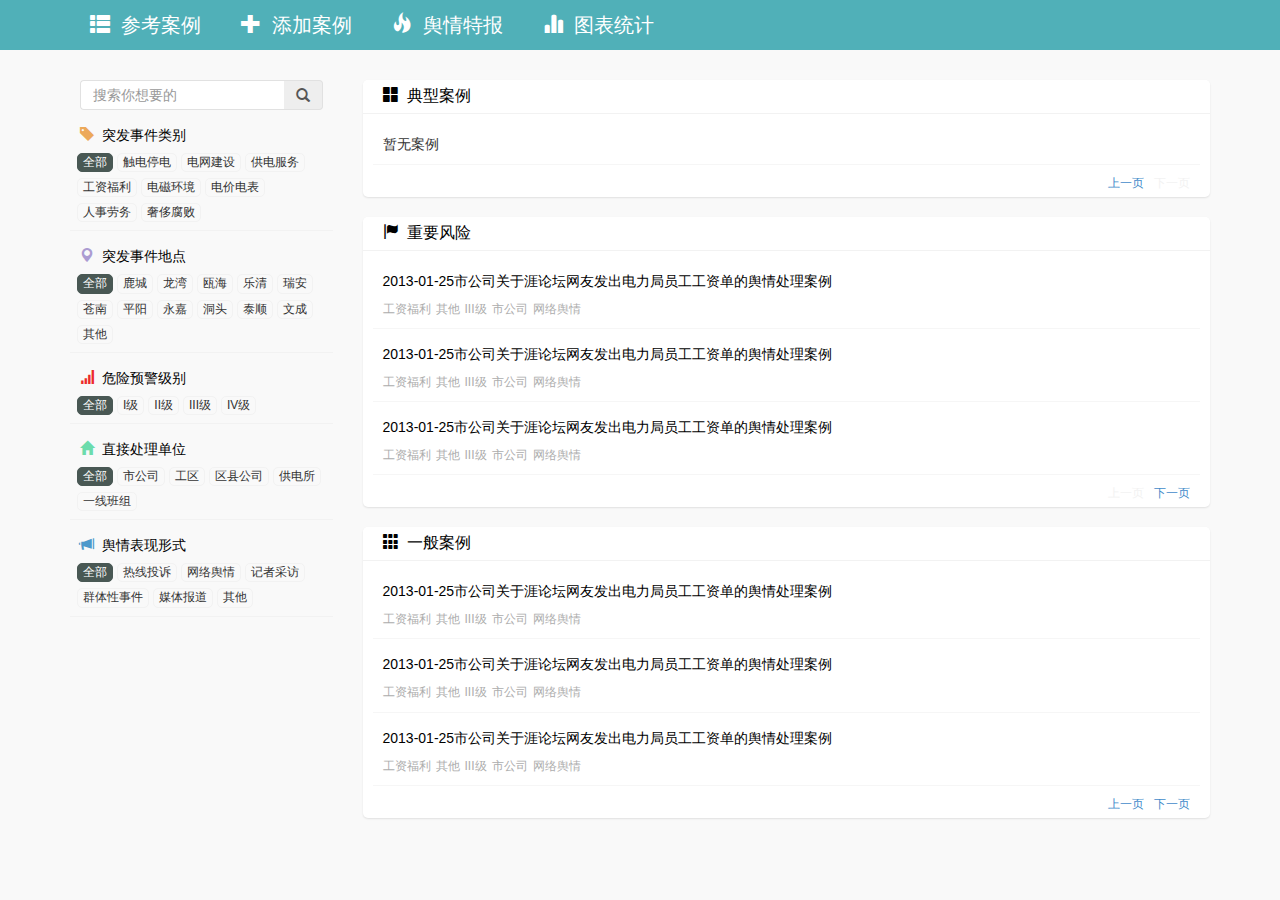
<file: views/index.html>
<!DOCTYPE html>
<html>
<head>
	<meta charset="utf-8">
	<title>首页</title>


	<!-- stylesheets -->
	<link rel="stylesheet" type="text/css" href="../public/css/bootstrap.min.css">
	<link rel="stylesheet" type="text/css" href="../public/css/style.css">
</head>
<body>
	<div class="header">
		<div class="container">
			<div class="navbar-coolapse" role="navigation">
				<ul class="nav navbar-nav">
					<li>
						<a href="./index.html"><span class="glyphicon glyphicon-th-list"></span>&nbsp;&nbsp;参考案例</a>
					</li>
					<li>
						<a href="./addCase.html"><span class="glyphicon glyphicon-plus"></span>&nbsp;&nbsp;添加案例</a>
					</li>
					<li>
						<a href="./addPub.html"><span class="glyphicon glyphicon-fire"></span>&nbsp;&nbsp;舆情特报</a>
					</li>
					<li>
						<a href="./chart.html"><span class="glyphicon glyphicon-stats"></span>&nbsp;&nbsp;图表统计</a>
					</li>
				</ul>
				<div class="clear"></div>
			</div>
			<div class="clear"></div>
		</div>
	</div>
	<div class="w_con">
		<div class="container">
			<div class="row">
				<div class="col-xs-3">
					<div class="col-xs-12 left_block_s">
						<div class="input-group">
							<input type="text" class="form-control b_search" placeholder="搜索你想要的">
							<div class="input-group-addon b_search_addon" style="cursor:pointer">
								<span class="glyphicon glyphicon-search"></span>
							</div>
							<!-- <input type="text" class="form-control b_search" placeholder="搜索你想要的">
							<span class="glyphicon glyphicon-search form-control-feedback"></span> -->
						</div>
					</div>
					<div class="col-xs-12 left_block">
						<div class="left_block_top">
							<span class="glyphicon glyphicon-tag"></span>&nbsp;&nbsp;突发事件类别
						</div>
						<div class="left_block_con">
							<ul class="select_ul">
								<li class="active">全部</li>
								<li>触电停电</li>
								<li>电网建设</li>
								<li>供电服务</li>
								<li>工资福利</li>
								<li>电磁环境</li>
								<li>电价电表</li>
								<li>人事劳务</li>
								<li>奢侈腐败</li>
							</ul>
							<div class="clear"></div>
						</div>
					</div>
					<div class="col-xs-12 left_block">
						<div class="left_block_top">
							<span class="glyphicon glyphicon-map-marker"></span>&nbsp;&nbsp;突发事件地点
						</div>
						<div class="left_block_con">
							<ul class="select_ul">
								<li class="active">全部</li>
								<li>鹿城</li>
								<li>龙湾</li>
								<li>瓯海</li>
								<li>乐清</li>
								<li>瑞安</li>
								<li>苍南</li>
								<li>平阳</li>
								<li>永嘉</li>
								<li>洞头</li>
								<li>泰顺</li>
								<li>文成</li>
								<li>其他</li>
							</ul>
							<div class="clear"></div>
						</div>
					</div>
					<div class="col-xs-12 left_block">
						<div class="left_block_top">
							<span class="glyphicon glyphicon-signal"></span>&nbsp;&nbsp;危险预警级别
						</div>
						<div class="left_block_con">
							<ul class="select_ul">
								<li class="active">全部</li>
								<li>I级</li>
								<li>II级</li>
								<li>III级</li>
								<li>IV级</li>
							</ul>
							<div class="clear"></div>
						</div>
					</div>
					<div class="col-xs-12 left_block">
						<div class="left_block_top">
							<span class="glyphicon glyphicon-home"></span>&nbsp;&nbsp;直接处理单位
						</div>
						<div class="left_block_con">
							<ul class="select_ul">
								<li class="active">全部</li>
								<li>市公司</li>
								<li>工区</li>
								<li>区县公司</li>
								<li>供电所</li>
								<li>一线班组</li>
							</ul>
							<div class="clear"></div>
						</div>
					</div>
					<div class="col-xs-12 left_block">
						<div class="left_block_top">
							<span class="glyphicon glyphicon-bullhorn"></span>&nbsp;&nbsp;舆情表现形式
						</div>
						<div class="left_block_con">
							<ul class="select_ul">
								<li class="active">全部</li>
								<li>热线投诉</li>
								<li>网络舆情</li>
								<li>记者采访</li>
								<li>群体性事件</li>
								<li>媒体报道</li>
								<li>其他</li>
							</ul>
							<div class="clear"></div>
						</div>
					</div>
				</div>
				<div class="col-xs-9">
					<div class="col-xs-12 right_block">
						<div class="right_block_top">
							<span class="glyphicon glyphicon-th-large"></span>&nbsp;&nbsp;典型案例
						</div>
						<div class="right_block_con">
							<div class="one_page no_case">
								暂无案例
							</div>
							<!-- <div class="one_page">
								<a href="" class="one_page_title">2013-01-25市公司关于涯论坛网友发出电力局员工工资单的舆情处理案例</a>
								<ul class="one_page_ul">
									<li>工资福利</li>
									<li>其他</li>
									<li>III级</li>
									<li>市公司</li>
									<li>网络舆情</li>
								</ul>
								<div class="clear"></div>
							</div>
							<div class="one_page">
								<a href="" class="one_page_title">2013-01-25市公司关于涯论坛网友发出电力局员工工资单的舆情处理案例</a>
								<ul class="one_page_ul">
									<li>工资福利</li>
									<li>其他</li>
									<li>III级</li>
									<li>市公司</li>
									<li>网络舆情</li>
								</ul>
								<div class="clear"></div>
							</div>
							<div class="one_page">
								<a href="" class="one_page_title">2013-01-25市公司关于涯论坛网友发出电力局员工工资单的舆情处理案例</a>
								<ul class="one_page_ul">
									<li>工资福利</li>
									<li>其他</li>
									<li>III级</li>
									<li>市公司</li>
									<li>网络舆情</li>
								</ul>
								<div class="clear"></div>
							</div> -->
						</div>
						<div class="right_block_footer">
							<a href="javascript:void(0)" class="downpage disable">下一页</a>
							<a href="javascript:void(0)" class="uppage">上一页</a>
							<div class="clear"></div>
						</div>
					</div>
					<div class="col-xs-12 right_block">
						<div class="right_block_top">
							<span class="glyphicon glyphicon-flag"></span>&nbsp;&nbsp;重要风险
						</div>
						<div class="right_block_con">
							<div class="one_page">
								<a href="./page.html" class="one_page_title">2013-01-25市公司关于涯论坛网友发出电力局员工工资单的舆情处理案例</a>
								<ul class="one_page_ul">
									<li>工资福利</li>
									<li>其他</li>
									<li>III级</li>
									<li>市公司</li>
									<li>网络舆情</li>
								</ul>
								<div class="clear"></div>
							</div>
							<div class="one_page">
								<a href="" class="one_page_title">2013-01-25市公司关于涯论坛网友发出电力局员工工资单的舆情处理案例</a>
								<ul class="one_page_ul">
									<li>工资福利</li>
									<li>其他</li>
									<li>III级</li>
									<li>市公司</li>
									<li>网络舆情</li>
								</ul>
								<div class="clear"></div>
							</div>
							<div class="one_page">
								<a href="" class="one_page_title">2013-01-25市公司关于涯论坛网友发出电力局员工工资单的舆情处理案例</a>
								<ul class="one_page_ul">
									<li>工资福利</li>
									<li>其他</li>
									<li>III级</li>
									<li>市公司</li>
									<li>网络舆情</li>
								</ul>
								<div class="clear"></div>
							</div>
						</div>
						<div class="right_block_footer">
							<a href="javascript:void(0)" class="downpage">下一页</a>
							<a href="javascript:void(0)" class="uppage disable">上一页</a>
							<div class="clear"></div>
						</div>
					</div>
					<div class="col-xs-12 right_block">
						<div class="right_block_top">
							<span class="glyphicon glyphicon-th"></span>&nbsp;&nbsp;一般案例
						</div>
						<div class="right_block_con">
							<div class="one_page">
								<a href="" class="one_page_title">2013-01-25市公司关于涯论坛网友发出电力局员工工资单的舆情处理案例</a>
								<ul class="one_page_ul">
									<li>工资福利</li>
									<li>其他</li>
									<li>III级</li>
									<li>市公司</li>
									<li>网络舆情</li>
								</ul>
								<div class="clear"></div>
							</div>
							<div class="one_page">
								<a href="" class="one_page_title">2013-01-25市公司关于涯论坛网友发出电力局员工工资单的舆情处理案例</a>
								<ul class="one_page_ul">
									<li>工资福利</li>
									<li>其他</li>
									<li>III级</li>
									<li>市公司</li>
									<li>网络舆情</li>
								</ul>
								<div class="clear"></div>
							</div>
							<div class="one_page">
								<a href="" class="one_page_title">2013-01-25市公司关于涯论坛网友发出电力局员工工资单的舆情处理案例</a>
								<ul class="one_page_ul">
									<li>工资福利</li>
									<li>其他</li>
									<li>III级</li>
									<li>市公司</li>
									<li>网络舆情</li>
								</ul>
								<div class="clear"></div>
							</div>
						</div>
						<div class="right_block_footer">
							<a href="javascript:void(0)" class="downpage">下一页</a>
							<a href="javascript:void(0)" class="uppage">上一页</a>
							<div class="clear"></div>
						</div>
					</div>

				</div>
			</div>
		</div>
	</div>
</body>
<!-- javascript -->
<script type="text/javascript" src="../public/js/lib/jquery-1.9.1.min.js"></script>
<!-- Le HTML5 shim, for IE6-8 support of HTML5 elements -->
<!--[if lt IE 9]>
  <script src="http://html5shim.googlecode.com/svn/trunk/html5.js"></script>
<![endif]-->
<script type="text/javascript" src="../public/js/lib/bootstrap.min.js"></script>
</html>
</file>
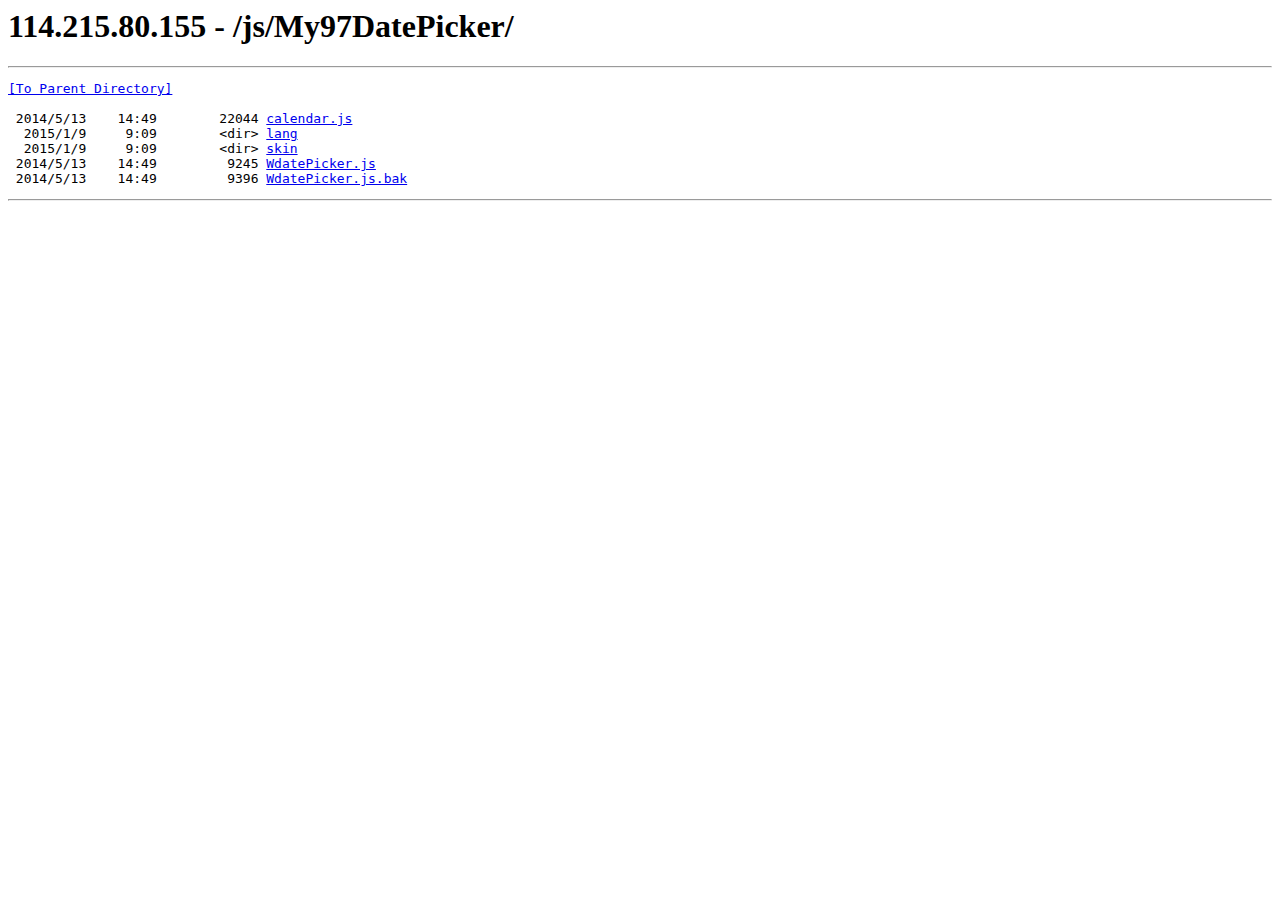
<file: public/js/lib/My97DatePicker/index.html>
<html><head><title>114.215.80.155 - /js/My97DatePicker/</title></head><body><H1>114.215.80.155 - /js/My97DatePicker/</H1><hr>

<pre><A HREF="/js/">[To Parent Directory]</A><br><br> 2014/5/13    14:49        22044 <A HREF="/js/My97DatePicker/calendar.js">calendar.js</A><br>  2015/1/9     9:09        &lt;dir&gt; <A HREF="/js/My97DatePicker/lang/">lang</A><br>  2015/1/9     9:09        &lt;dir&gt; <A HREF="/js/My97DatePicker/skin/">skin</A><br> 2014/5/13    14:49         9245 <A HREF="/js/My97DatePicker/WdatePicker.js">WdatePicker.js</A><br> 2014/5/13    14:49         9396 <A HREF="/js/My97DatePicker/WdatePicker.js.bak">WdatePicker.js.bak</A><br></pre><hr></body></html>
</file>
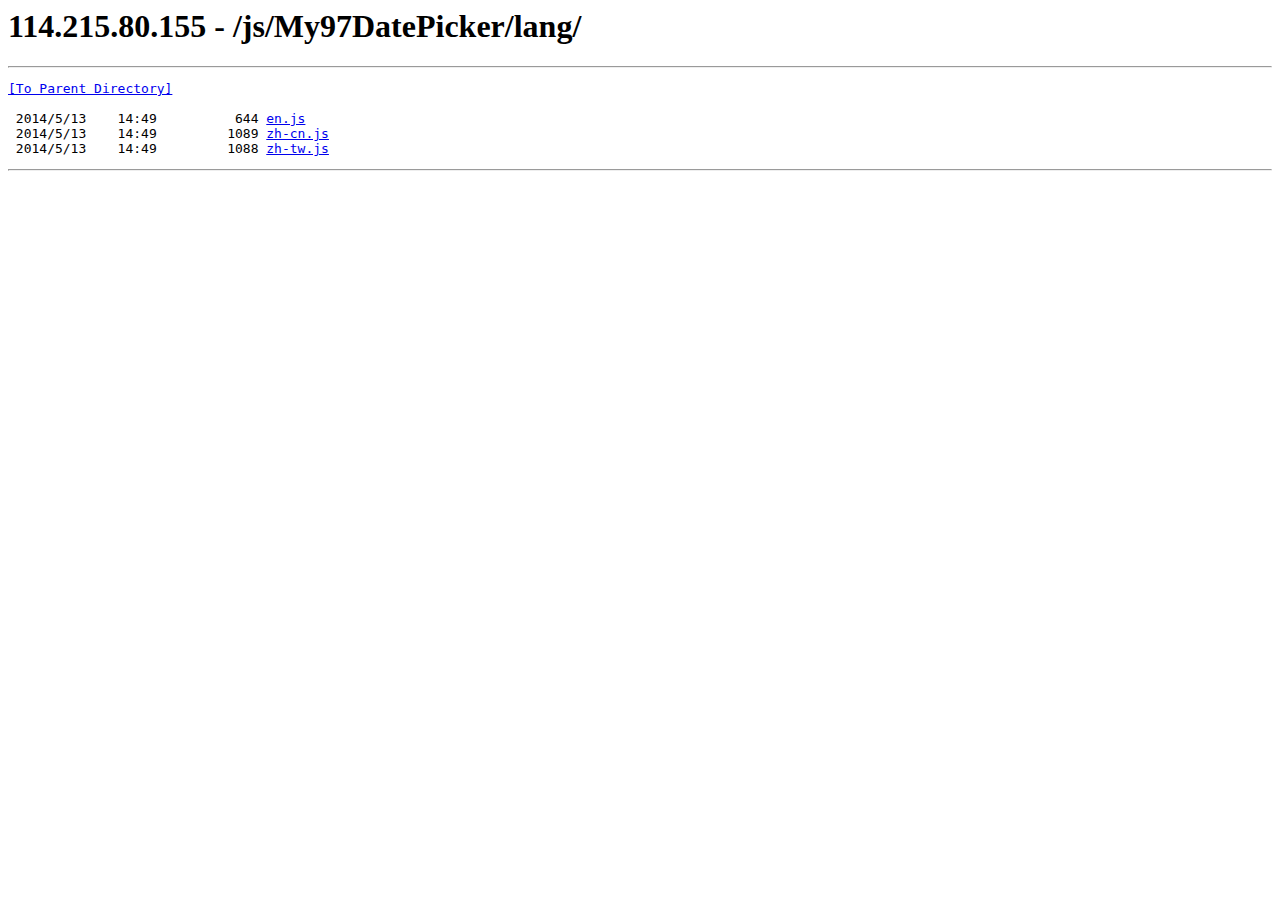
<file: public/js/lib/My97DatePicker/lang/index.html>
<html><head><title>114.215.80.155 - /js/My97DatePicker/lang/</title></head><body><H1>114.215.80.155 - /js/My97DatePicker/lang/</H1><hr>

<pre><A HREF="/js/My97DatePicker/">[To Parent Directory]</A><br><br> 2014/5/13    14:49          644 <A HREF="/js/My97DatePicker/lang/en.js">en.js</A><br> 2014/5/13    14:49         1089 <A HREF="/js/My97DatePicker/lang/zh-cn.js">zh-cn.js</A><br> 2014/5/13    14:49         1088 <A HREF="/js/My97DatePicker/lang/zh-tw.js">zh-tw.js</A><br></pre><hr></body></html>
</file>
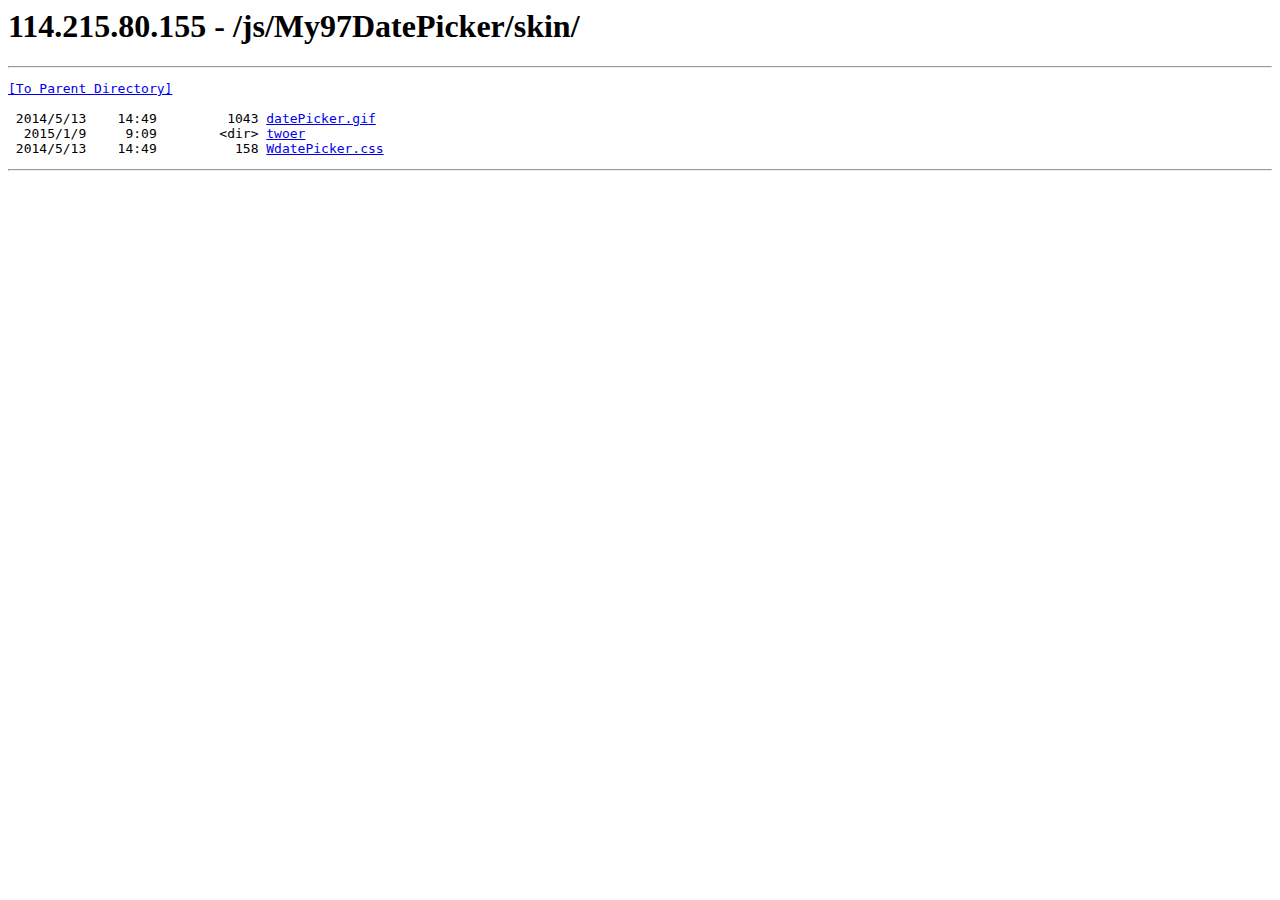
<file: public/js/lib/My97DatePicker/skin/index.html>
<html><head><title>114.215.80.155 - /js/My97DatePicker/skin/</title></head><body><H1>114.215.80.155 - /js/My97DatePicker/skin/</H1><hr>

<pre><A HREF="/js/My97DatePicker/">[To Parent Directory]</A><br><br> 2014/5/13    14:49         1043 <A HREF="/js/My97DatePicker/skin/datePicker.gif">datePicker.gif</A><br>  2015/1/9     9:09        &lt;dir&gt; <A HREF="/js/My97DatePicker/skin/twoer/">twoer</A><br> 2014/5/13    14:49          158 <A HREF="/js/My97DatePicker/skin/WdatePicker.css">WdatePicker.css</A><br></pre><hr></body></html>
</file>
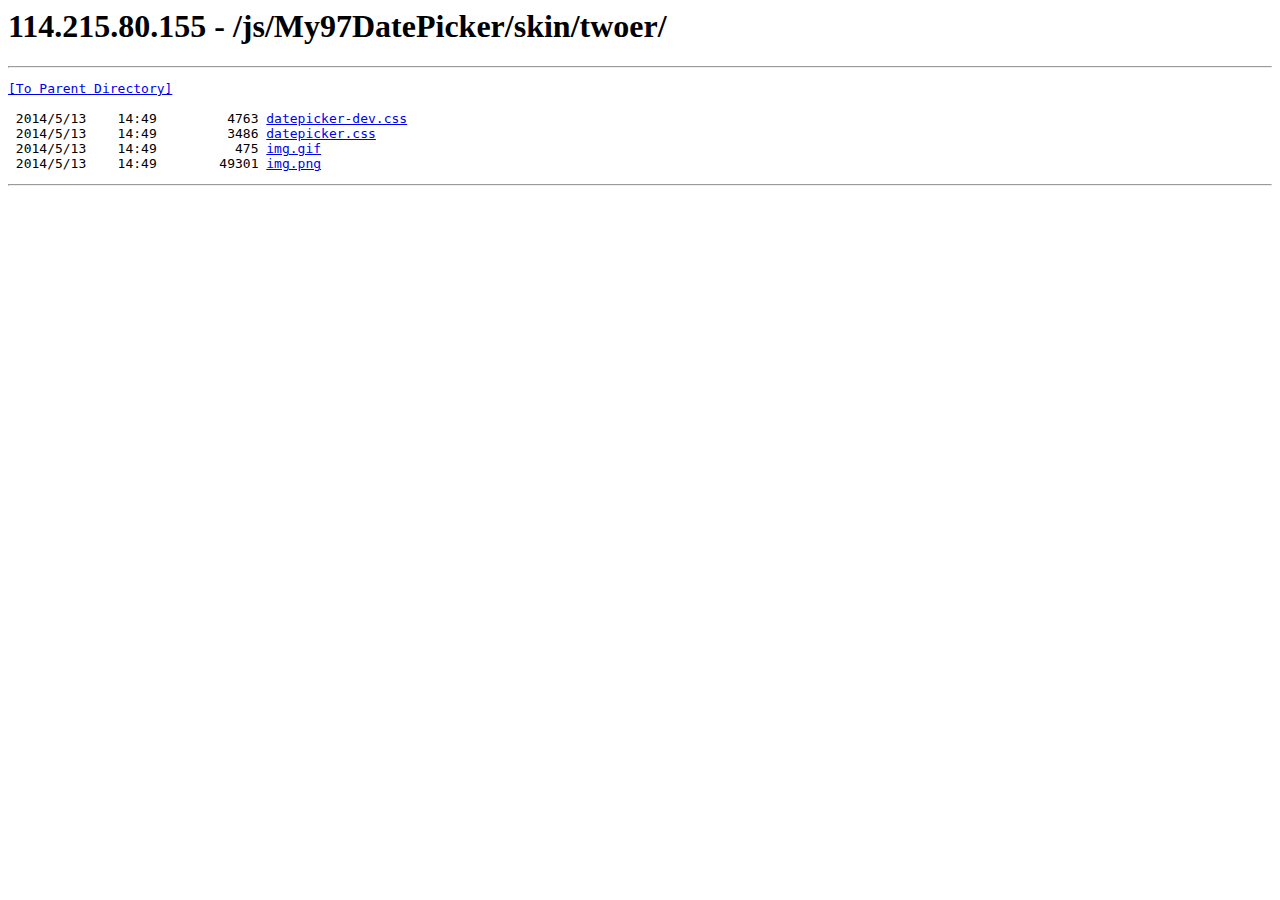
<file: public/js/lib/My97DatePicker/skin/twoer/index.html>
<html><head><title>114.215.80.155 - /js/My97DatePicker/skin/twoer/</title></head><body><H1>114.215.80.155 - /js/My97DatePicker/skin/twoer/</H1><hr>

<pre><A HREF="/js/My97DatePicker/skin/">[To Parent Directory]</A><br><br> 2014/5/13    14:49         4763 <A HREF="/js/My97DatePicker/skin/twoer/datepicker-dev.css">datepicker-dev.css</A><br> 2014/5/13    14:49         3486 <A HREF="/js/My97DatePicker/skin/twoer/datepicker.css">datepicker.css</A><br> 2014/5/13    14:49          475 <A HREF="/js/My97DatePicker/skin/twoer/img.gif">img.gif</A><br> 2014/5/13    14:49        49301 <A HREF="/js/My97DatePicker/skin/twoer/img.png">img.png</A><br></pre><hr></body></html>
</file>
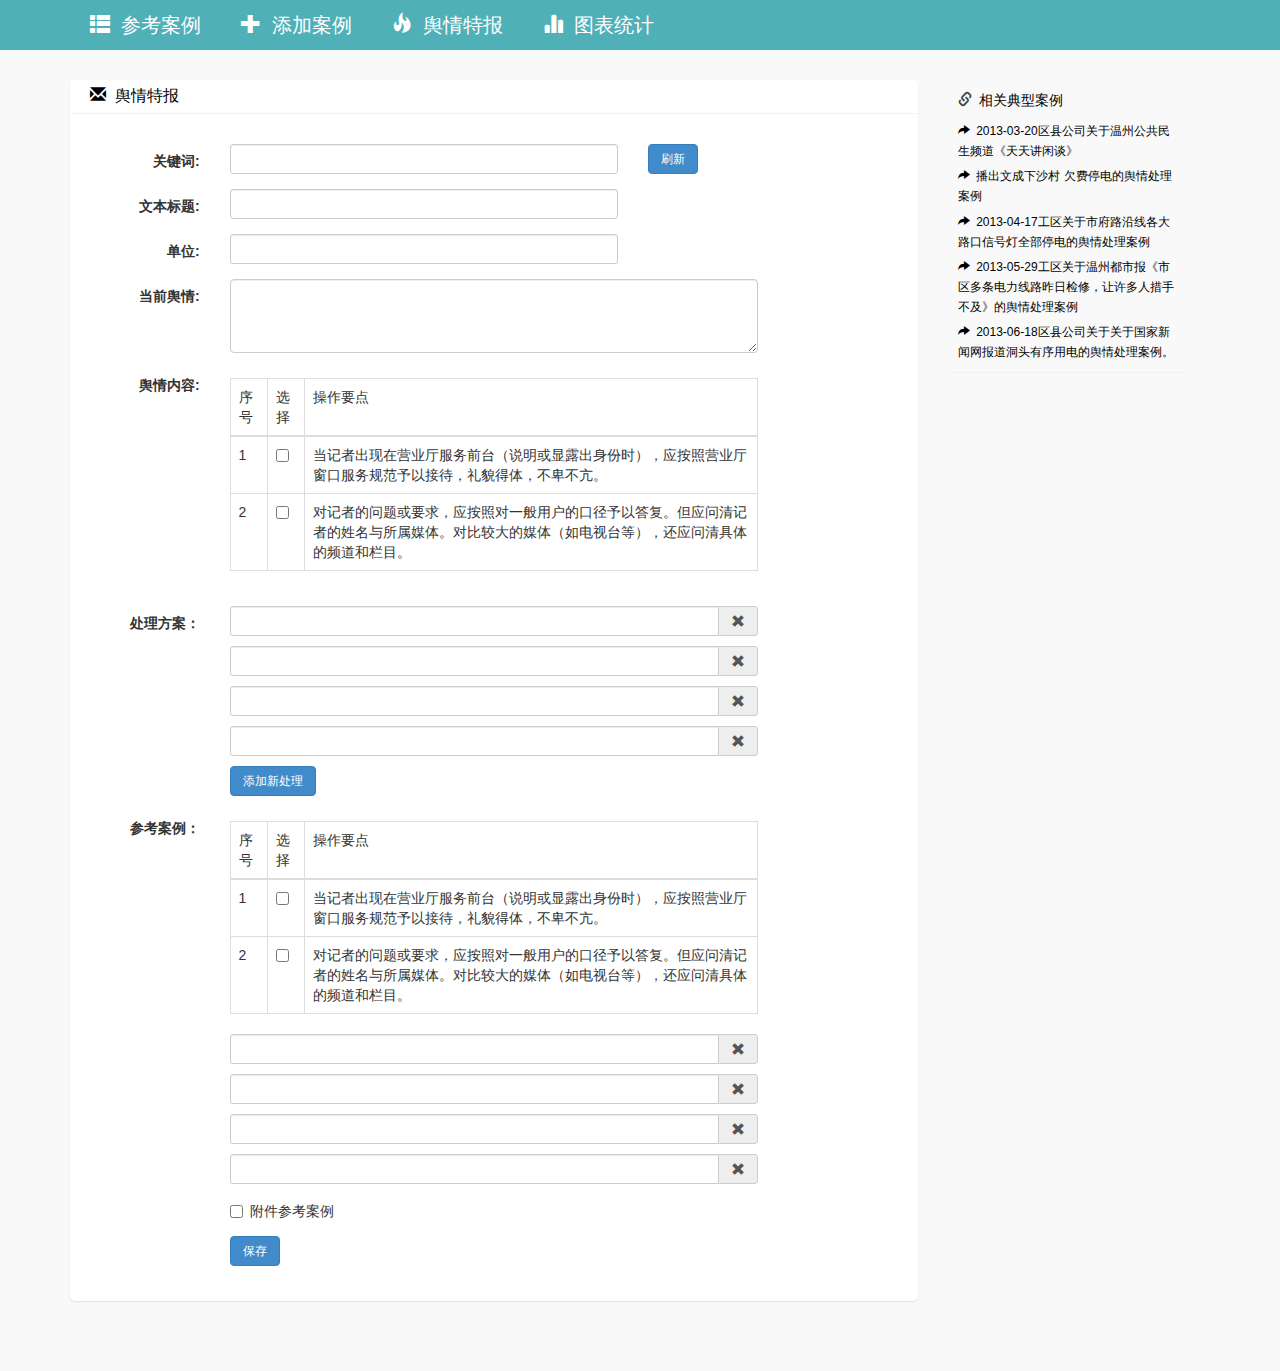
<file: views/addPub.html>
<!DOCTYPE html>
<html>
<head>
	<meta charset="utf-8">
	<title>首页</title>
	<!-- stylesheets -->
	<link rel="stylesheet" type="text/css" href="../public/css/bootstrap.min.css">
	<link rel="stylesheet" type="text/css" href="../public/css/bootstrap-datetimepicker.min.css">
	<link rel="stylesheet" type="text/css" href="../public/css/style.css">

</head>
<body>
	<div class="header">
		<div class="container">
			<div class="navbar-coolapse" role="navigation">
				<ul class="nav navbar-nav">
					<li>
						<a href="./index.html"><span class="glyphicon glyphicon-th-list"></span>&nbsp;&nbsp;参考案例</a>
					</li>
					<li>
						<a href="./addCase.html"><span class="glyphicon glyphicon-plus"></span>&nbsp;&nbsp;添加案例</a>
					</li>
					<li>
						<a href="./addPub.html"><span class="glyphicon glyphicon-fire"></span>&nbsp;&nbsp;舆情特报</a>
					</li>
					<li>
						<a href="./chart.html"><span class="glyphicon glyphicon-stats"></span>&nbsp;&nbsp;图表统计</a>
					</li>
				</ul>
				<div class="clear"></div>
			</div>
			<div class="clear"></div>
		</div>
	</div>
	<div class="w_con">
		<div class="container">
			<div class="row">
				<div class="col-xs-9">
					<div class="col-xs-12 right_block">
						<div class="right_block_top">
							<span class="glyphicon glyphicon-envelope"></span>&nbsp;&nbsp;舆情特报
						</div>
						<div class="right_block_con">
							<div class="case_block" style="padding:20px">
								<form class="form-horizontal" role="form">
									<div class="form-group">
										<label for="" class="col-xs-2 control-label">关键词:</label>
										<div class="col-xs-6">
											<input type="text"  class="form-control input-sm" id="h_key">
										</div>
										<div class="col-xs-2">
											<input type="button" class="btn btn-primary input-sm h_flash" value="刷新">
										</div>
									</div>
									<div class="form-group">
										<label for="" class="col-xs-2 control-label">文本标题:</label>
										<div class="col-xs-6">
											<input type="text"  class="form-control input-sm" id="h_title">
										</div>
									</div>
									<div class="form-group">
										<label for="" class="col-xs-2 control-label">单位:</label>
										<div class="col-xs-6">
											<input type="text"  class="form-control input-sm" id="h_pub">
										</div>
									</div>
									<div class="form-group">
										<label for="" class="col-xs-2 control-label">当前舆情:</label>
										<div class="col-xs-8">
											<textarea class="form-control h_dqyq" rows="3"></textarea>
										</div>
									</div>
									<div class="form-group">
										<label for="" class="col-xs-2 control-label">舆情内容:</label>
										<div class="col-xs-8">
											<table class="table table-bordered h_ydtable" style="margin-top:10px">
												<thead>
													<tr>
														<td>序号</td>
														<td>选择</td>
														<td>操作要点</td>
													</tr>
												</thead>
												<tbody>
													
													<tr>
														<td>1</td>
														<td>
															<input type="checkbox" value="1">
														</td>
														<td>
															当记者出现在营业厅服务前台（说明或显露出身份时），应按照营业厅窗口服务规范予以接待，礼貌得体，不卑不亢。
														</td>
													</tr>
													<tr>
														<td>2</td>
														<td>
															<input type="checkbox" value="2">
														</td>
														<td>
															对记者的问题或要求，应按照对一般用户的口径予以答复。但应问清记者的姓名与所属媒体。对比较大的媒体（如电视台等），还应问清具体的频道和栏目。
														</td>
													</tr>
												</tbody>
											</table>
										</div>
									</div>


									<div class="form-group">
										<label for="" class="col-xs-2 control-label">处理方案：</label>
										<div class="col-xs-8 new_clfa_list">
											<div class="input-group new_clfa">
												<input type="text" class="form-control input-sm">
												<div class="input-group-addon">
													<span class="glyphicon glyphicon-remove"></span>
												</div>
											</div>
											<div class="input-group new_clfa">
												<input type="text" class="form-control input-sm">
												<div class="input-group-addon">
													<span class="glyphicon glyphicon-remove"></span>
												</div>
											</div>
											<div class="input-group new_clfa">
												<input type="text" class="form-control input-sm">
												<div class="input-group-addon">
													<span class="glyphicon glyphicon-remove"></span>
												</div>
											</div>
											<div class="input-group new_clfa">
												<input type="text" class="form-control input-sm">
												<div class="input-group-addon">
													<span class="glyphicon glyphicon-remove"></span>
												</div>
											</div>
											<input type="button" class="btn btn-primary input-sm h_addclfa" value="添加新处理">
										</div>
									</div>

									<div class="form-group">
										<label for="" class="col-xs-2 control-label">参考案例：</label>
										<div class="col-xs-8 new_ckal_list">
											<table class="table table-bordered h_cktable" style="margin-top:10px">
												<thead>
													<tr>
														<td>序号</td>
														<td>选择</td>
														<td>操作要点</td>
													</tr>
												</thead>
												<tbody>
													
													<tr>
														<td>1</td>
														<td>
															<input type="checkbox" value="1">
														</td>
														<td>
															当记者出现在营业厅服务前台（说明或显露出身份时），应按照营业厅窗口服务规范予以接待，礼貌得体，不卑不亢。
														</td>
													</tr>
													<tr>
														<td>2</td>
														<td>
															<input type="checkbox" value="2">
														</td>
														<td>
															对记者的问题或要求，应按照对一般用户的口径予以答复。但应问清记者的姓名与所属媒体。对比较大的媒体（如电视台等），还应问清具体的频道和栏目。
														</td>
													</tr>
												</tbody>
											</table>
											<div class="input-group new_ckal">
												<input type="text" class="form-control input-sm">
												<div class="input-group-addon">
													<span class="glyphicon glyphicon-remove"></span>
												</div>
											</div>
											<div class="input-group new_ckal">
												<input type="text" class="form-control input-sm">
												<div class="input-group-addon">
													<span class="glyphicon glyphicon-remove"></span>
												</div>
											</div>
											<div class="input-group new_ckal">
												<input type="text" class="form-control input-sm">
												<div class="input-group-addon">
													<span class="glyphicon glyphicon-remove"></span>
												</div>
											</div>
											<div class="input-group new_ckal">
												<input type="text" class="form-control input-sm">
												<div class="input-group-addon">
													<span class="glyphicon glyphicon-remove"></span>
												</div>
											</div>
											<label class="checkbox-inline h_fjckal">
												<input type="checkbox" value="0">附件参考案例
											</label>
										</div>
									</div>

									<div class="form-group">
										<!-- <label for="" class="col-xs-2 control-label"></label> -->
										<div class="col-xs-2 col-xs-offset-2">
											<input type="button" class="btn btn-primary input-sm h_save" value="保存">
										</div>
									</div>
								</form>
							</div>
						</div>
					</div>
				</div>
				<div class="col-xs-3">
					<div class="col-xs-11 left_block">
						<div class="left_block_top">
							<span class="glyphicon glyphicon-link"></span>&nbsp;&nbsp;相关典型案例
						</div>
						<div class="left_block_con">
							<ul class="page_select_ul">
								<li>
									<a href=""><span class="glyphicon glyphicon-share-alt"></span>&nbsp;&nbsp;2013-03-20区县公司关于温州公共民生频道《天天讲闲谈》</a>
								</li>
								<li>
									<a href=""><span class="glyphicon glyphicon-share-alt"></span>&nbsp;&nbsp;播出文成下沙村 欠费停电的舆情处理案例</a>
								</li>
								<li>
									<a href=""><span class="glyphicon glyphicon-share-alt"></span>&nbsp;&nbsp;2013-04-17工区关于市府路沿线各大路口信号灯全部停电的舆情处理案例</a>
								</li>
								<li>
									<a href=""><span class="glyphicon glyphicon-share-alt"></span>&nbsp;&nbsp;2013-05-29工区关于温州都市报《市区多条电力线路昨日检修，让许多人措手不及》的舆情处理案例</a>
								</li>
								<li>
									<a href=""><span class="glyphicon glyphicon-share-alt"></span>&nbsp;&nbsp;2013-06-18区县公司关于关于国家新闻网报道洞头有序用电的舆情处理案例。</a>
								</li>
							</ul>
							<div class="clear"></div>
						</div>
					</div>
				</div>
			</div>
		</div>
	</div>
</body>
<!-- javascript -->
<script type="text/javascript" src="../public/js/lib/jquery-1.9.1.min.js"></script>
<!-- Le HTML5 shim, for IE6-8 support of HTML5 elements -->
<!--[if lt IE 9]>
  <script src="http://html5shim.googlecode.com/svn/trunk/html5.js"></script>
<![endif]-->
<script type="text/javascript" src="../public/js/lib/bootstrap.min.js"></script>
<script type="text/javascript" src="../public/js/lib/mustache.js"></script>
<script type="text/javascript" src="../public/js/lib/bootstrap-datetimepicker.min.js"></script>
<script type="text/javascript" src="../public/js/lib/locales/bootstrap-datetimepicker.zh-CN.js"></script>
</html>
</file>
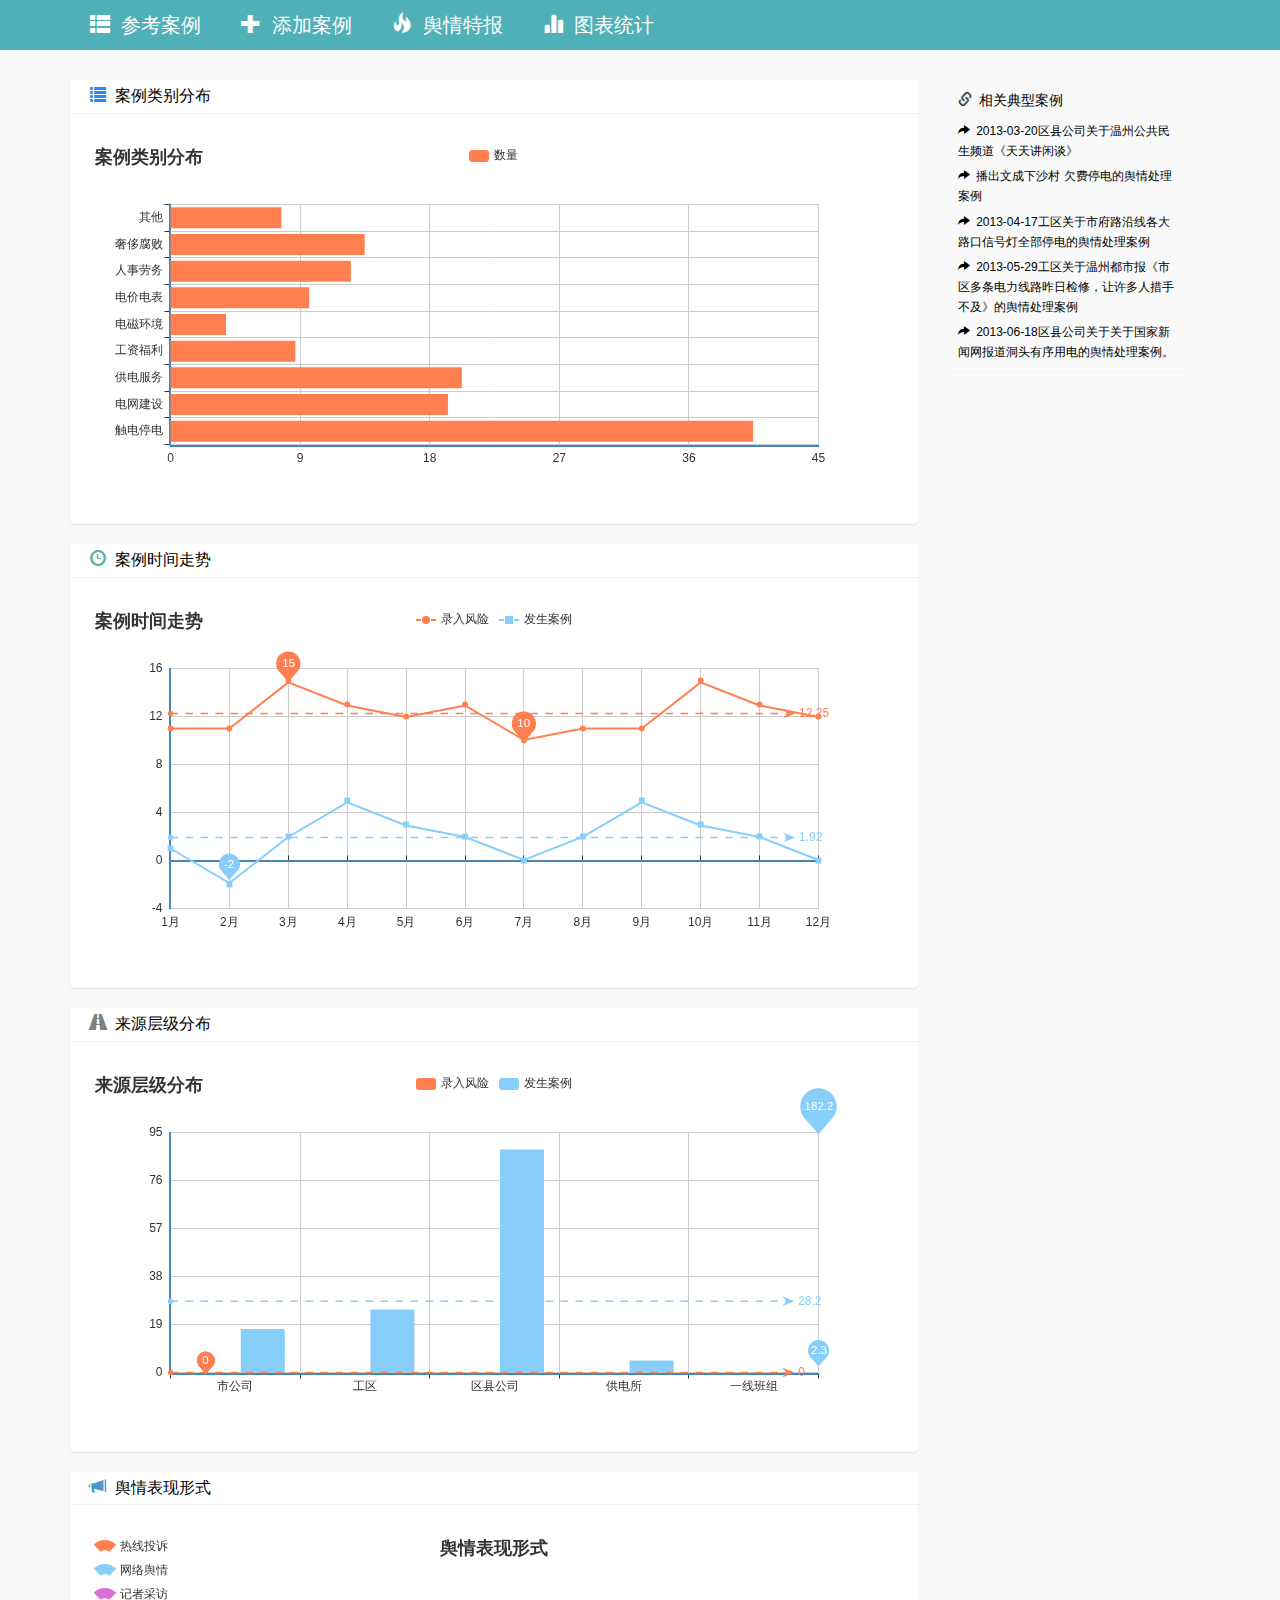
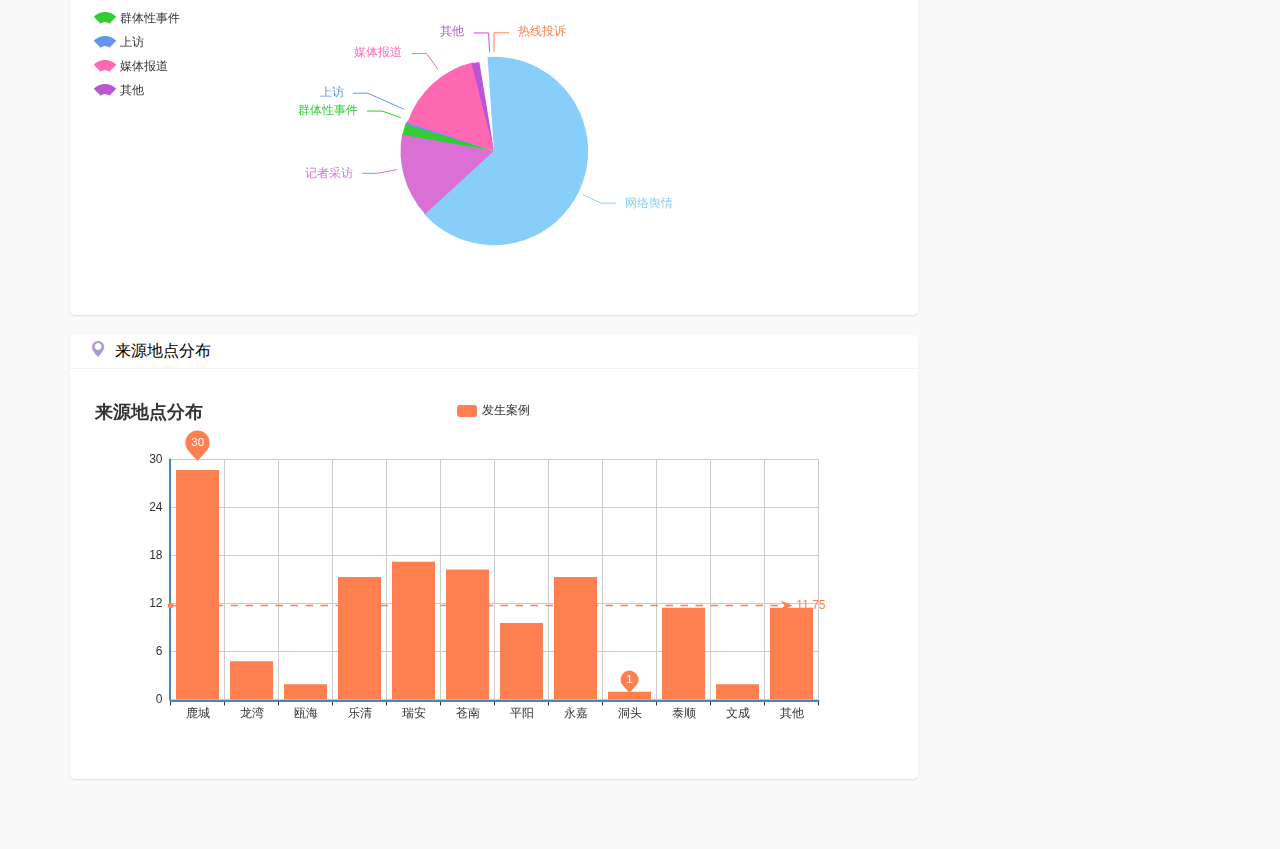
<file: views/chart.html>
<!DOCTYPE html>
<html>
<head>
	<meta charset="utf-8">
	<title>首页</title>
	<!-- stylesheets -->
	<link rel="stylesheet" type="text/css" href="../public/css/bootstrap.min.css">
	<link rel="stylesheet" type="text/css" href="../public/css/bootstrap-datetimepicker.min.css">
	<link rel="stylesheet" type="text/css" href="../public/css/style.css">

</head>
<body>
	<div class="header">
		<div class="container">
			<div class="navbar-coolapse" role="navigation">
				<ul class="nav navbar-nav">
					<li>
						<a href="./index.html"><span class="glyphicon glyphicon-th-list"></span>&nbsp;&nbsp;参考案例</a>
					</li>
					<li>
						<a href="./addCase.html"><span class="glyphicon glyphicon-plus"></span>&nbsp;&nbsp;添加案例</a>
					</li>
					<li>
						<a href="./addPub.html"><span class="glyphicon glyphicon-fire"></span>&nbsp;&nbsp;舆情特报</a>
					</li>
					<li>
						<a href="./chart.html"><span class="glyphicon glyphicon-stats"></span>&nbsp;&nbsp;图表统计</a>
					</li>
				</ul>
				<div class="clear"></div>
			</div>
			<div class="clear"></div>
		</div>
	</div>
	<div class="w_con">
		<div class="container">
			<div class="row">
				<div class="col-xs-9">
					<div class="col-xs-12 right_block">
						<div class="right_block_top">
							<span class="glyphicon glyphicon-list"></span>&nbsp;&nbsp;案例类别分布
						</div>
						<div class="right_block_con">
							<div class="chart_block" id="chart_1" style="padding:20px;width: 100%;height:400px;">

							</div>
						</div>
					</div>
					<div class="col-xs-12 right_block">
						<div class="right_block_top">
							<span class="glyphicon glyphicon-time"></span>&nbsp;&nbsp;案例时间走势
						</div>
						<div class="right_block_con">
							<div class="chart_block" id="chart_2" style="padding:20px;width: 100%;height:400px;">

							</div>
						</div>
					</div>
					<div class="col-xs-12 right_block">
						<div class="right_block_top">
							<span class="glyphicon glyphicon-road"></span>&nbsp;&nbsp;来源层级分布
						</div>
						<div class="right_block_con">
							<div class="chart_block" id="chart_3" style="padding:20px;width: 100%;height:400px;">
								
							</div>
						</div>
					</div>
					<div class="col-xs-12 right_block">
						<div class="right_block_top">
							<span class="glyphicon glyphicon-bullhorn"></span>&nbsp;&nbsp;舆情表现形式
						</div>
						<div class="right_block_con">
							<div class="chart_block" id="chart_4" style="padding:20px;width: 100%;height:400px;">
								
							</div>
						</div>
					</div>
					<div class="col-xs-12 right_block">
						<div class="right_block_top">
							<span class="glyphicon glyphicon-map-marker"></span>&nbsp;&nbsp;来源地点分布
						</div>
						<div class="right_block_con">
							<div class="chart_block" id="chart_5" style="padding:20px;width: 100%;height:400px;">
								
							</div>
						</div>
					</div>
				</div>
				<div class="col-xs-3">
					<div class="col-xs-11 left_block">
						<div class="left_block_top">
							<span class="glyphicon glyphicon-link"></span>&nbsp;&nbsp;相关典型案例
						</div>
						<div class="left_block_con">
							<ul class="page_select_ul">
								<li>
									<a href=""><span class="glyphicon glyphicon-share-alt"></span>&nbsp;&nbsp;2013-03-20区县公司关于温州公共民生频道《天天讲闲谈》</a>
								</li>
								<li>
									<a href=""><span class="glyphicon glyphicon-share-alt"></span>&nbsp;&nbsp;播出文成下沙村 欠费停电的舆情处理案例</a>
								</li>
								<li>
									<a href=""><span class="glyphicon glyphicon-share-alt"></span>&nbsp;&nbsp;2013-04-17工区关于市府路沿线各大路口信号灯全部停电的舆情处理案例</a>
								</li>
								<li>
									<a href=""><span class="glyphicon glyphicon-share-alt"></span>&nbsp;&nbsp;2013-05-29工区关于温州都市报《市区多条电力线路昨日检修，让许多人措手不及》的舆情处理案例</a>
								</li>
								<li>
									<a href=""><span class="glyphicon glyphicon-share-alt"></span>&nbsp;&nbsp;2013-06-18区县公司关于关于国家新闻网报道洞头有序用电的舆情处理案例。</a>
								</li>
							</ul>
							<div class="clear"></div>
						</div>
					</div>
				</div>
			</div>
		</div>
	</div>
</body>
<!-- javascript -->
<script type="text/javascript" src="../public/js/lib/jquery-1.9.1.min.js"></script>
<script type="text/javascript" src="../public/js/lib/bootstrap.min.js"></script>
<script type="text/javascript" src="../public/js/lib/mustache.js"></script>
<script type="text/javascript" src="../public/js/lib/echarts-plain.js"></script>
<script type="text/javascript" src="../public/js/business/chart/chart.js"></script>
</html>
</file>
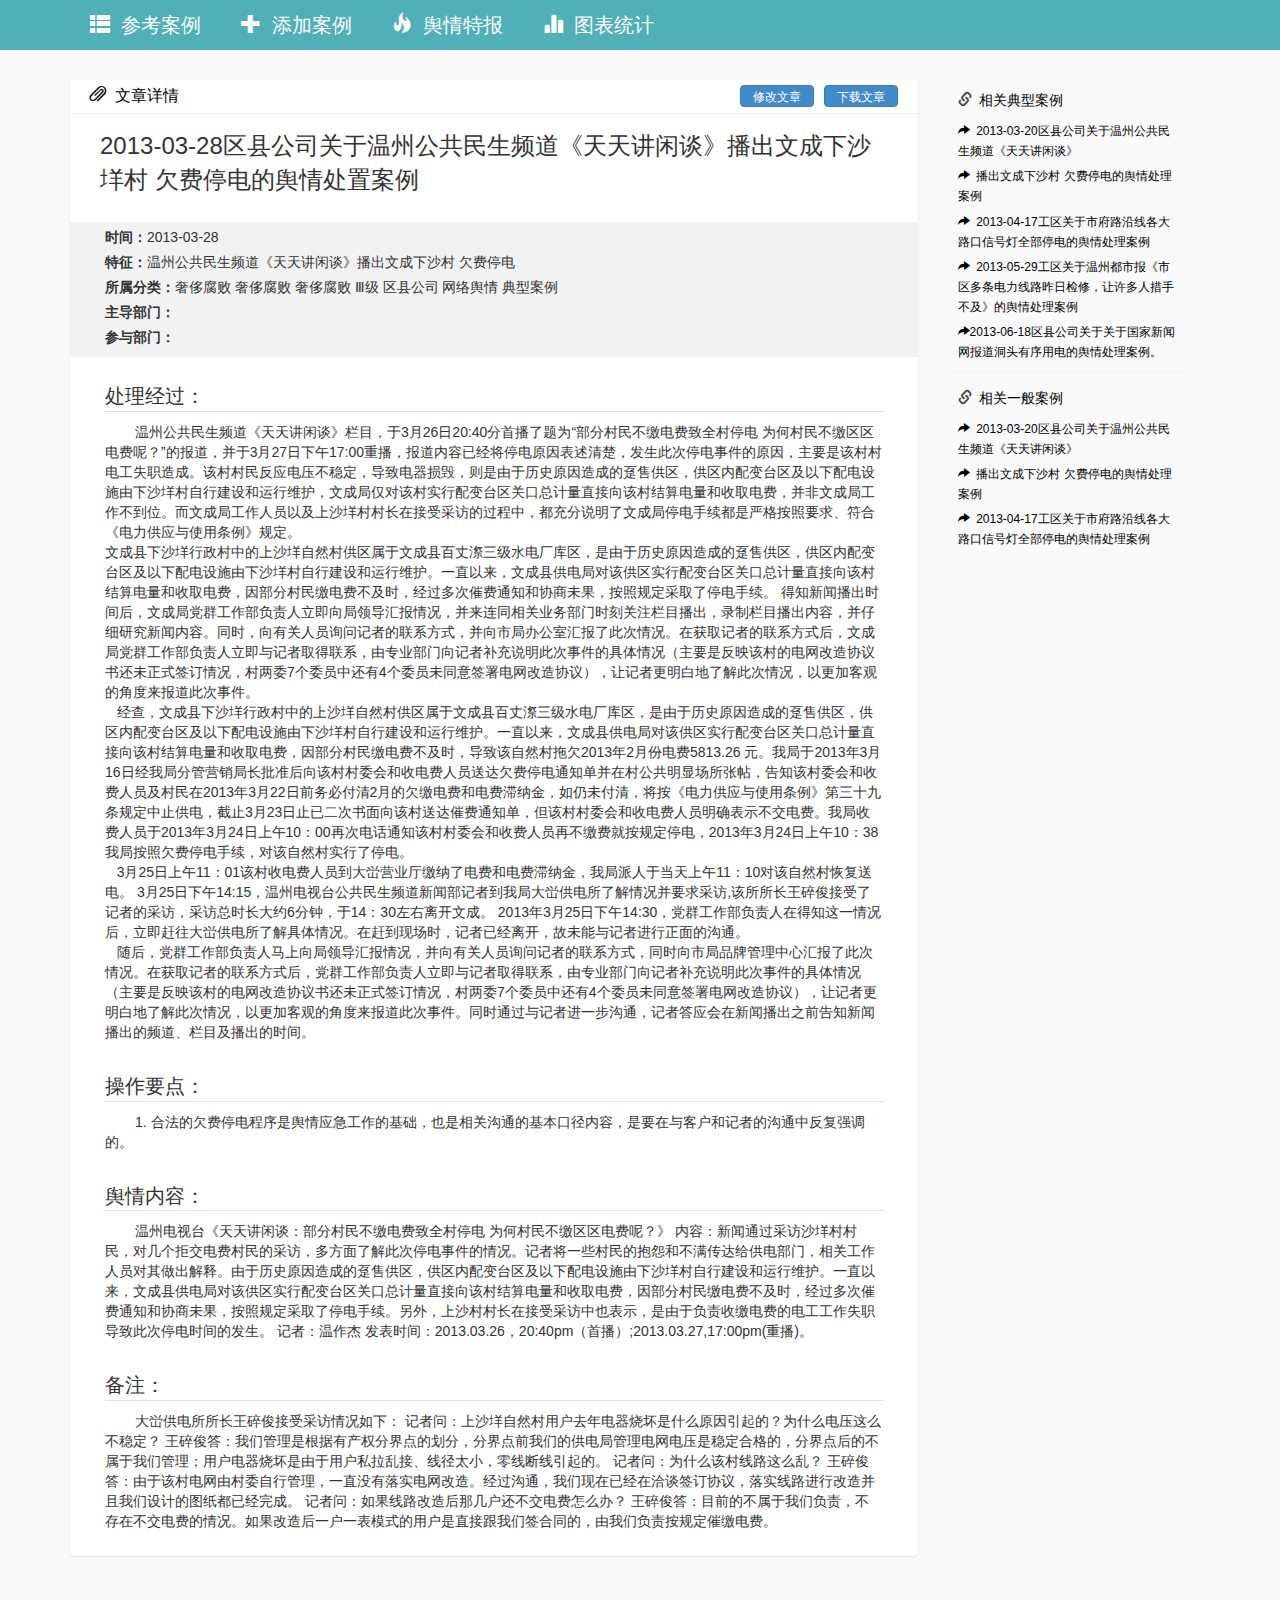
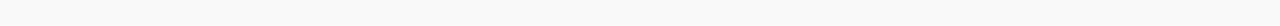
<file: views/page.html>
<!DOCTYPE html>
<html>
<head>
	<meta charset="utf-8">
	<title>首页</title>
	

	<!-- stylesheets -->
	<link rel="stylesheet" type="text/css" href="../public/css/bootstrap.min.css">
	<link rel="stylesheet" type="text/css" href="../public/css/style.css">
</head>
<body>
	<div class="header">
		<div class="container">
			<div class="navbar-coolapse" role="navigation">
				<ul class="nav navbar-nav">
					<li>
						<a href="./index.html"><span class="glyphicon glyphicon-th-list"></span>&nbsp;&nbsp;参考案例</a>
					</li>
					<li>
						<a href="./addCase.html"><span class="glyphicon glyphicon-plus"></span>&nbsp;&nbsp;添加案例</a>
					</li>
					<li>
						<a href="./addPub.html"><span class="glyphicon glyphicon-fire"></span>&nbsp;&nbsp;舆情特报</a>
					</li>
					<li>
						<a href="./chart.html"><span class="glyphicon glyphicon-stats"></span>&nbsp;&nbsp;图表统计</a>
					</li>
				</ul>
				<div class="clear"></div>
			</div>
			<div class="clear"></div>
		</div>
	</div>
	<div class="w_con">
		<div class="container">
			<div class="row">
				<div class="col-xs-9">
					<div class="col-xs-12 right_block">
						<div class="right_block_top">
							<span class="glyphicon glyphicon-paperclip"></span>&nbsp;&nbsp;文章详情
							<a href="http://doc.tecclass.cn" class="btn btn-primary input-sm" style="font-size: 12px;float:right;height:22px;line-height:22px;padding-top:0;">下载文章</a>
							<a href="http://aboutme.tecclass.cn" class="btn btn-primary input-sm" style="font-size:12px;float:right;margin-right:10px;height:22px;line-height:22px;padding-top:0;">修改文章</a>
							<div class="clear"></div>
						</div>
						<div class="right_block_con">
							<div class="page_title">
								2013-03-28区县公司关于温州公共民生频道《天天讲闲谈》播出文成下沙垟村 欠费停电的舆情处置案例
							</div>
							<div class="page_dec">
								<label>时间：</label><span>2013-03-28</span><br>
								<label>特征：</label><span>温州公共民生频道《天天讲闲谈》播出文成下沙村 欠费停电</span>	<br>
								<label>所属分类：</label><span>奢侈腐败 奢侈腐败 奢侈腐败 Ⅲ级 区县公司 网络舆情 典型案例</span><br>
								<label>主导部门：</label><span>&nbsp;</span><br>
								<label>参与部门：</label><span>&nbsp;</span><br>
							</div>
							<div class="page_show">
								<div class="page_top">处理经过：</div>
								<div class="page_con">
									温州公共民生频道《天天讲闲谈》栏目，于3月26日20:40分首播了题为“部分村民不缴电费致全村停电 为何村民不缴区区电费呢？”的报道，并于3月27日下午17:00重播，报道内容已经将停电原因表述清楚，发生此次停电事件的原因，主要是该村村电工失职造成。该村村民反应电压不稳定，导致电器损毁，则是由于历史原因造成的趸售供区，供区内配变台区及以下配电设施由下沙垟村自行建设和运行维护，文成局仅对该村实行配变台区关口总计量直接向该村结算电量和收取电费，并非文成局工作不到位。而文成局工作人员以及上沙垟村村长在接受采访的过程中，都充分说明了文成局停电手续都是严格按照要求、符合《电力供应与使用条例》规定。<br>
      文成县下沙垟行政村中的上沙垟自然村供区属于文成县百丈漈三级水电厂库区，是由于历史原因造成的趸售供区，供区内配变台区及以下配电设施由下沙垟村自行建设和运行维护。一直以来，文成县供电局对该供区实行配变台区关口总计量直接向该村结算电量和收取电费，因部分村民缴电费不及时，经过多次催费通知和协商未果，按照规定采取了停电手续。
      得知新闻播出时间后，文成局党群工作部负责人立即向局领导汇报情况，并来连同相关业务部门时刻关注栏目播出，录制栏目播出内容，并仔细研究新闻内容。同时，向有关人员询问记者的联系方式，并向市局办公室汇报了此次情况。在获取记者的联系方式后，文成局党群工作部负责人立即与记者取得联系，由专业部门向记者补充说明此次事件的具体情况（主要是反映该村的电网改造协议书还未正式签订情况，村两委7个委员中还有4个委员未同意签署电网改造协议），让记者更明白地了解此次情况，以更加客观的角度来报道此次事件。<br>
      &nbsp;&nbsp;&nbsp;经查，文成县下沙垟行政村中的上沙垟自然村供区属于文成县百丈漈三级水电厂库区，是由于历史原因造成的趸售供区，供区内配变台区及以下配电设施由下沙垟村自行建设和运行维护。一直以来，文成县供电局对该供区实行配变台区关口总计量直接向该村结算电量和收取电费，因部分村民缴电费不及时，导致该自然村拖欠2013年2月份电费5813.26 元。我局于2013年3月16日经我局分管营销局长批准后向该村村委会和收电费人员送达欠费停电通知单并在村公共明显场所张帖，告知该村委会和收费人员及村民在2013年3月22日前务必付清2月的欠缴电费和电费滞纳金，如仍未付清，将按《电力供应与使用条例》第三十九条规定中止供电，截止3月23日止已二次书面向该村送达催费通知单，但该村村委会和收电费人员明确表示不交电费。我局收费人员于2013年3月24日上午10：00再次电话通知该村村委会和收费人员再不缴费就按规定停电，2013年3月24日上午10：38我局按照欠费停电手续，对该自然村实行了停电。<br>
      &nbsp;&nbsp;&nbsp;3月25日上午11：01该村收电费人员到大峃营业厅缴纳了电费和电费滞纳金，我局派人于当天上午11：10对该自然村恢复送电。
      3月25日下午14:15，温州电视台公共民生频道新闻部记者到我局大峃供电所了解情况并要求采访,该所所长王碎俊接受了记者的采访，采访总时长大约6分钟，于14：30左右离开文成。
2013年3月25日下午14:30，党群工作部负责人在得知这一情况后，立即赶往大峃供电所了解具体情况。在赶到现场时，记者已经离开，故未能与记者进行正面的沟通。<br>
     &nbsp;&nbsp;&nbsp;随后，党群工作部负责人马上向局领导汇报情况，并向有关人员询问记者的联系方式，同时向市局品牌管理中心汇报了此次情况。在获取记者的联系方式后，党群工作部负责人立即与记者取得联系，由专业部门向记者补充说明此次事件的具体情况（主要是反映该村的电网改造协议书还未正式签订情况，村两委7个委员中还有4个委员未同意签署电网改造协议），让记者更明白地了解此次情况，以更加客观的角度来报道此次事件。同时通过与记者进一步沟通，记者答应会在新闻播出之前告知新闻播出的频道、栏目及播出的时间。
								</div>
							</div>
							<div class="page_show">
								<div class="page_top">操作要点：</div>
								<div class="page_con">
								1. 合法的欠费停电程序是舆情应急工作的基础，也是相关沟通的基本口径内容，是要在与客户和记者的沟通中反复强调的。
								</div>
							</div>
							<div class="page_show">
								<div class="page_top">舆情内容：</div>
								<div class="page_con">
								温州电视台《天天讲闲谈：部分村民不缴电费致全村停电 为何村民不缴区区电费呢？》
内容：新闻通过采访沙垟村村民，对几个拒交电费村民的采访，多方面了解此次停电事件的情况。记者将一些村民的抱怨和不满传达给供电部门，相关工作人员对其做出解释。由于历史原因造成的趸售供区，供区内配变台区及以下配电设施由下沙垟村自行建设和运行维护。一直以来，文成县供电局对该供区实行配变台区关口总计量直接向该村结算电量和收取电费，因部分村民缴电费不及时，经过多次催费通知和协商未果，按照规定采取了停电手续。另外，上沙村村长在接受采访中也表示，是由于负责收缴电费的电工工作失职导致此次停电时间的发生。
记者：温作杰
发表时间：2013.03.26，20:40pm（首播）;2013.03.27,17:00pm(重播)。
								</div>
							</div>
							<div class="page_show">
								<div class="page_top">备注：</div>
								<div class="page_con">
								大峃供电所所长王碎俊接受采访情况如下：
      记者问：上沙垟自然村用户去年电器烧坏是什么原因引起的？为什么电压这么不稳定？
      王碎俊答：我们管理是根据有产权分界点的划分，分界点前我们的供电局管理电网电压是稳定合格的，分界点后的不属于我们管理；用户电器烧坏是由于用户私拉乱接、线径太小，零线断线引起的。
      记者问：为什么该村线路这么乱？
      王碎俊答：由于该村电网由村委自行管理，一直没有落实电网改造。经过沟通，我们现在已经在洽谈签订协议，落实线路进行改造并且我们设计的图纸都已经完成。
      记者问：如果线路改造后那几户还不交电费怎么办？
      王碎俊答：目前的不属于我们负责，不存在不交电费的情况。如果改造后一户一表模式的用户是直接跟我们签合同的，由我们负责按规定催缴电费。
								</div>
							</div>
						</div>
					</div>
				</div>
				<div class="col-xs-3">
					<div class="col-xs-11 left_block">
						<div class="left_block_top">
							<span class="glyphicon glyphicon-link"></span>&nbsp;&nbsp;相关典型案例
						</div>
						<div class="left_block_con">
							<ul class="page_select_ul">
								<li>
									<a href=""><span class="glyphicon glyphicon-share-alt"></span>&nbsp;&nbsp;2013-03-20区县公司关于温州公共民生频道《天天讲闲谈》</a>
								</li>
								<li>
									<a href=""><span class="glyphicon glyphicon-share-alt"></span>&nbsp;&nbsp;播出文成下沙村 欠费停电的舆情处理案例</a>
								</li>
								<li>
									<a href=""><span class="glyphicon glyphicon-share-alt"></span>&nbsp;&nbsp;2013-04-17工区关于市府路沿线各大路口信号灯全部停电的舆情处理案例</a>
								</li>
								<li>
									<a href=""><span class="glyphicon glyphicon-share-alt"></span>&nbsp;&nbsp;2013-05-29工区关于温州都市报《市区多条电力线路昨日检修，让许多人措手不及》的舆情处理案例</a>
								</li>
								<li>
									<a href=""><span class="glyphicon glyphicon-share-alt"></span>2013-06-18区县公司关于关于国家新闻网报道洞头有序用电的舆情处理案例。</a>
								</li>
							</ul>
							<div class="clear"></div>
						</div>
					</div>
					<div class="col-xs-11 left_block">
						<div class="left_block_top">
							<span class="glyphicon glyphicon-link"></span>&nbsp;&nbsp;相关一般案例
						</div>
						<div class="left_block_con">
							<ul class="page_select_ul">
								<li>
									<a href=""><span class="glyphicon glyphicon-share-alt"></span>&nbsp;&nbsp;2013-03-20区县公司关于温州公共民生频道《天天讲闲谈》</a>
								</li>
								<li>
									<a href=""><span class="glyphicon glyphicon-share-alt"></span>&nbsp;&nbsp;播出文成下沙村 欠费停电的舆情处理案例</a>
								</li>
								<li>
									<a href=""><span class="glyphicon glyphicon-share-alt"></span>&nbsp;&nbsp;2013-04-17工区关于市府路沿线各大路口信号灯全部停电的舆情处理案例</a>
								</li>
							</ul>
							<div class="clear"></div>
						</div>
					</div>
					
				</div>
			</div>
		</div>
	</div>
</body>
<!-- javascript -->
<script type="text/javascript" src="../public/js/lib/jquery-1.9.1.min.js"></script>
<!-- Le HTML5 shim, for IE6-8 support of HTML5 elements -->
<!--[if lt IE 9]>
  <script src="http://html5shim.googlecode.com/svn/trunk/html5.js"></script>
<![endif]--> 
<script type="text/javascript" src="../public/js/lib/bootstrap.min.js"></script>
</html>
</file>
<file: public/css/style.css>
.clear {
	clear: both;
}
body {
	background-color: #f9f9f9;
}
ul {
	padding: 0;
	margin: 0;
}
li {
	list-style: none;
}
a {
	text-decoration: none;
}
.input-sm {
	font-size: 12px;
}
.header {
	background-color: #50B0B8;
	height: 50px;
	/*box-shadow: 0 1px 3px rgba(0,0,0,0.1);*/
	/*box-shadow: 0 -5px 10px rgba(0,0,0,0.2) inset;*/
}
.header .navbar-coolapse{
	height: 50px;
	float: left;
	margin-top: 0;
}
.header .navbar-coolapse .navbar-nav {
	margin-top: 0;
}
.header .navbar-coolapse .navbar-nav li {
	float: left;
}
.header .navbar-coolapse .navbar-nav li a{
	height: 50px;
	line-height: 50px;
	padding: 0;
	color: white;
	font-size: 20px;
	padding-left: 20px;
	padding-right: 20px;
	display: block;
	transition: all 0.25s ease 0;
	-webkit-transition: all 0.25s ease 0;
	-moz-transition: all 0.25s ease 0;
}
.header .navbar-coolapse .navbar-nav li a:hover {
	text-decoration: none;
	background-color: white;
	color: black;
	/*border-bottom: 5px solid red;*/
}
.w_con {
	margin-top: 30px;
	margin-bottom: 50px;
}
.left_block_s {
	padding: 0 10px 5px 10px;
	/*margin-bottom: 10px;*/
}
.left_block_s .b_search {
	font-size: 14px;
	border-top: 1px solid #e1e1e1;
	border-bottom: 1px solid #e1e1e1;
	border-left: 1px solid #e1e1e1;
	border-right: none;
	box-shadow: none;
	height: 30px;
	/*margin-bottom: 10px;*/
}
.left_block_s .b_search:focus {
	box-shadow: 0 0 1px rgba(0,0,0,0.1) inset;
}
.left_block_s .b_search_addon {
	border: none;
	border-top: 1px solid #e1e1e1;
	border-right: 1px solid #e1e1e1;
	border-bottom: 1px solid #e1e1e1;
}
.left_block {
	padding: 0;
	/*background-color:white;*/
	/*box-shadow: 0 1px 2px rgba(0,0,0,0.1);*/
	border-radius: 5px 5px 0 0;
	margin-bottom: 5px;
	overflow: hidden;
	border-bottom: 1px solid #F2F2F2;
}
.left_block .left_block_top {
	padding: 10px 10px 0 10px;
	color: black;
	font-size: 14px;
	margin-bottom: 0px;
}
.left_block .left_block_con {
	/*padding: 10px 10px;*/
	/*border: 10px solid #F8F8f8;*/
	padding: 5px;
	background-color: 1px solid #f2f2f2；
}

.select_ul li{
	float: left;
	padding: 0 5px;
	font-size: 12px;
	margin: 3px 2px;
	border: 1px solid #f2f2f2;
	border-radius: 5px;
	cursor: pointer;
	/*transition: all 0.1s ease 0;*/
}
.select_ul li:hover {
	background-color: #495854;
	color: white;
	border: 1px solid #495854;
}
.select_ul li.active {
	background-color: #495854;
	color: white;
	border: 1px solid #495854;
}
.page_select_ul li {
	margin: 5px;
}
.page_select_ul li a {
	font-size: 12px;
	color: black;
}

.right_block {
	padding: 0;
	background-color:white;
	box-shadow: 0 1px 2px rgba(0,0,0,0.1);
	border-radius: 5px;
	margin-bottom: 20px;
	overflow: hidden;
}
.right_block .right_block_top {
	padding: 5px 20px;
	/*background-color: #50B0B8;*/
	background-color: #3592DD;
	color: white;
	font-size: 16px;
	margin-bottom: 10px;

	/*NEXT*/
	background-color: white;
	border-bottom: 1px solid #f2f2f2;
	color: black;
}
.right_block .right_block_footer {
	padding: 5px 20px;
}
.uppage {
	float: right;
	margin-right: 10px;
	font-size: 12px;
}
.uppage.disable {
	color: #f2f2f2;
	text-decoration: none;
}
.downpage {
	float: right;
	font-size: 12px;
}
.downpage.disable {
	color: #f2f2f2;
	text-decoration: none;
}
.one_page {
	padding: 10px;
	margin-left: 10px;
	margin-right: 10px;
	margin-bottom: 5px;
	border-bottom: 1px solid #F6F6F6;
}
.one_page .one_page_title {
	color: black;
	display: block;
	margin-bottom: 10px;
	font-size: 14px;
}
.one_page .one_page_ul li{
	float: left;
	/*color: #D2D2D2;*/
	color: #ADADAD;
	margin-right: 5px;
	font-size: 12px;
}

/*show page css*/
.right_block_con .page_title {
	padding: 5px 30px;
	margin-bottom: 20px;
	font-size: 24px;
}
.right_block_con  .page_show {
	padding: 5px;
	margin-left: 30px;
	margin-right: 30px;
	margin-bottom: 20px;
}
.right_block_con  .page_show .page_top {
	font-size: 20px;
	margin-bottom: 10px;
	border-bottom: 1px solid #e1e1e1;
}
.right_block_con  .page_show .page_con {
	/*line-height: 24px;*/
	text-indent: 30px;
}
.right_block_con .page_dec {
	padding: 5px 35px;
	margin-bottom: 20px;
	background-color: #f2f2f2;
}

/*添加案例*/
.new_yd {
	margin-bottom: 10px;
}
.h_table {
	display: none;
}
.new_clfa {
	margin-bottom: 10px;
}
.new_ckal {
	margin-bottom: 10px;
}

/*icon color*/
.glyphicon-tag {
	color: #ECA95A;
}
.glyphicon-map-marker {
	color: #AC9CD2;
}
.glyphicon-signal {
	color: rgb(237, 43, 43);
}
.glyphicon-home {
	color: #6CDCAC;
}
.glyphicon-bullhorn {
	color: #4D99CB;
}
.glyphicon-time {
	color: #61B1A7;
}
.glyphicon-road {
	color: gray;
}
.glyphicon-list {
	color: #2D89EF;
}
.glyphicon-link {
	color: #424242;
}
</file>
